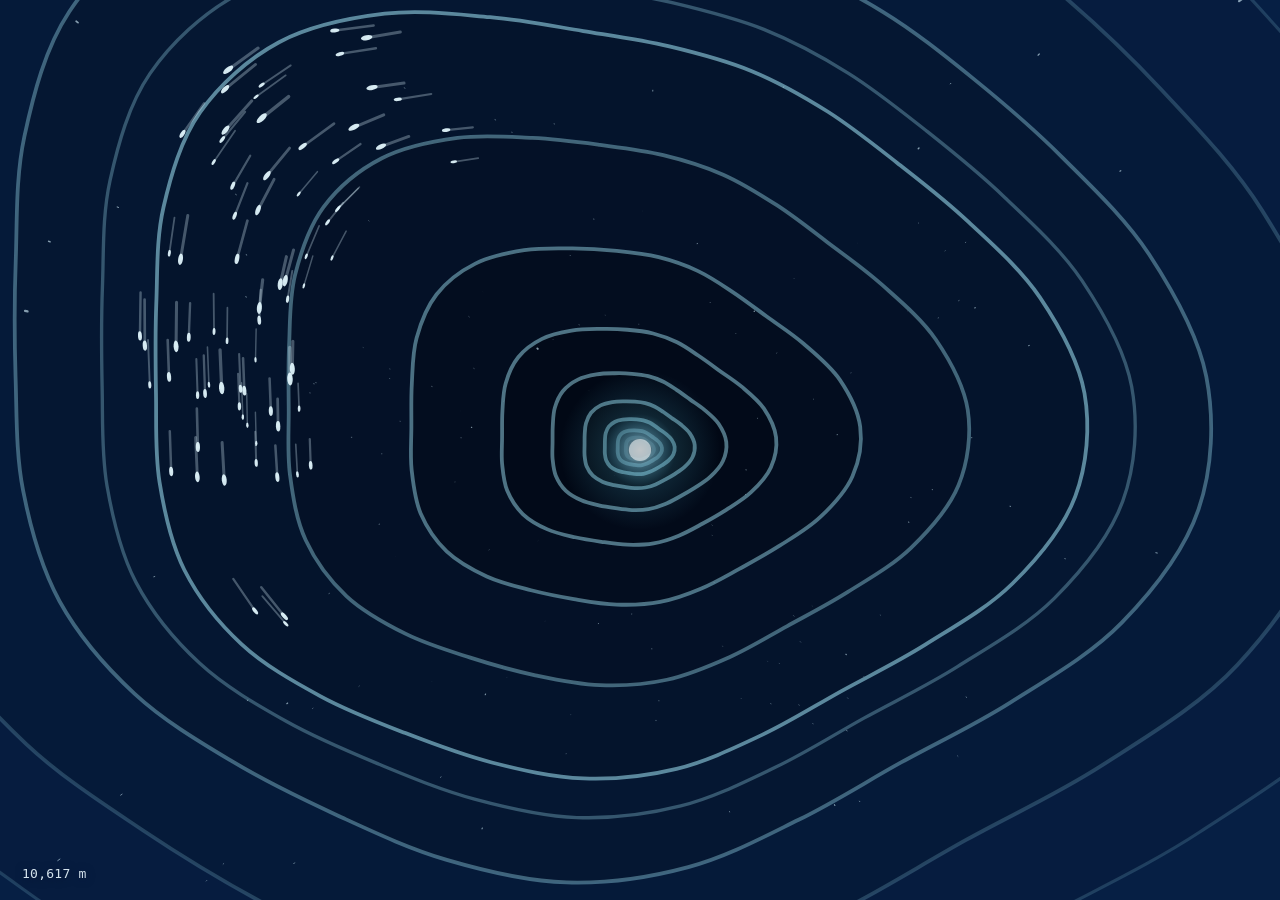
<file: benthic/static/intro.html>
<!DOCTYPE html>
<html lang="en">
<head>
<meta charset="utf-8">
<meta name="viewport" content="width=device-width, initial-scale=1">
<title>Benthic</title>
<style>
  html, body { margin: 0; height: 100%; overflow: hidden; background: transparent; }
  body { cursor: default; -webkit-user-select: none; user-select: none; font: 13px/1.3 -apple-system, BlinkMacSystemFont, "SF Pro Text", "Helvetica Neue", sans-serif; }
  canvas { position: fixed; inset: 0; width: 100%; height: 100%; display: block; transition: opacity .3s ease; }
  .hud { position: fixed; left: 22px; bottom: 20px; display: grid; gap: 5px; pointer-events: none; }
  .depth { font: 500 13px/1 ui-monospace, "SF Mono", Menlo, monospace; color: rgba(234, 248, 255, .9); font-variant-numeric: tabular-nums; letter-spacing: .02em; text-shadow: 0 1px 8px rgba(0, 20, 60, .6); }
  .status { color: rgba(190, 225, 255, .82); opacity: 0; transition: opacity .4s ease; }
  .status.on { opacity: 1; }
</style>
</head>
<body>
<canvas id="cv" aria-hidden="true"></canvas>
<div class="hud" id="hud" aria-hidden="true"><span class="status" id="status"></span><span class="depth" id="depth">0 m</span></div>
<script>
(() => {
"use strict";
// Intro der App, über dem Hauptfenster, solange das Backend startet: Abstieg von der Oberfläche an einem
// Fischschwarm vorbei bis zum leuchtenden tiefsten Punkt. Über dem Meeresgrund wartet die Szene (mit
// Sonar-Pings), bis die App meldet, dass die Oberfläche geladen ist (benthicIntro.ready). Dann flutet das
// Licht das Bild, das Bild wird zum App-Symbol und landet auf dem Zeichen in der Seitenleiste; der
// Hintergrund wird dabei durchsichtig und gibt die Oberfläche frei. Am Ende meldet die Seite "done".
// Jedes Bild ist aus den sechs Tiefenlinien von AppIcon.svg gezeichnet; Vorlage ist
// design-2026/motion/benthic-motion-study.html (wie das Intro der Website). Escape überspringt.

// Offene Entscheidungen:
const FIRST_LAUNCH = "full";     // erster Start: "full" der ganze Abstieg, "none" kein Intro
const LATER_LAUNCHES = "short";  // jeder weitere Start: "short" ab dem Meeresgrund und etwas schneller, "none" kein Intro
const SOUND = "always";          // "always" bei jedem Intro, "first" nur beim ersten Start, "never"
const SHORT_SPEED = 1.35;        // Tempo der kurzen Fassung

const cfg = window.benthicIntroConfig || {};
const first = !!cfg.first, lang = cfg.lang === "de" ? "de" : "en";
const post = (msg) => { try { window.webkit.messageHandlers.benthicIntro.postMessage(msg); } catch (e) {} };
const version = first ? (FIRST_LAUNCH === "full" ? "full" : null) : (LATER_LAUNCHES === "short" ? "short" : null);
if (!version || matchMedia("(prefers-reduced-motion: reduce)").matches) {
  document.body.style.display = "none";
  post({ action: "done", tail: 0 });
  return;
}
const speed = version === "short" ? SHORT_SPEED : 1;
const wantSound = SOUND === "always" || (SOUND === "first" && first);

// Die sechs Tiefenlinien von AppIcon.svg, von außen nach innen, in Kachel-Einheiten (1 = 824 pt) um den tiefsten Punkt.
const RAW = [[0.5029,-0.0655,0.5109,-0.0275,0.5119,0.0162,0.5013,0.0535,0.4906,0.0907,0.4655,0.1281,0.4388,0.1579,0.412,0.1877,0.3738,0.2109,0.3407,0.2325,0.3077,0.2541,0.2729,0.2696,0.2406,0.2876,0.2083,0.3056,0.1793,0.3239,0.147,0.3405,0.1147,0.3572,0.0823,0.3766,0.0468,0.3874,0.0114,0.3983,-0.0282,0.4063,-0.0655,0.4057,-0.1028,0.405,-0.1421,0.3954,-0.1769,0.3834,-0.2118,0.3715,-0.2439,0.3519,-0.2747,0.3341,-0.3056,0.3163,-0.3338,0.2969,-0.3622,0.2767,-0.3905,0.2564,-0.4197,0.2368,-0.445,0.2128,-0.4702,0.1889,-0.4957,0.1624,-0.5138,0.1331,-0.5319,0.1038,-0.5449,0.07,-0.5535,0.0369,-0.5621,0.0038,-0.5634,-0.0309,-0.5655,-0.0655,-0.5675,-0.1001,-0.5671,-0.1343,-0.5658,-0.1706,-0.5645,-0.2069,-0.5653,-0.2455,-0.5575,-0.2835,-0.5498,-0.3215,-0.5403,-0.3644,-0.5193,-0.3985,-0.4983,-0.4325,-0.4672,-0.4668,-0.4317,-0.488,-0.3962,-0.5091,-0.3487,-0.521,-0.3063,-0.5255,-0.2639,-0.5301,-0.2172,-0.5216,-0.1771,-0.5152,-0.137,-0.5088,-0.1006,-0.4958,-0.0655,-0.4872,-0.0305,-0.4786,0.0006,-0.4715,0.0332,-0.4635,0.0658,-0.4555,0.0984,-0.45,0.1301,-0.4392,0.1617,-0.4284,0.1938,-0.4154,0.2232,-0.3986,0.2525,-0.3818,0.2796,-0.3607,0.3061,-0.3382,0.3325,-0.3157,0.3573,-0.291,0.3818,-0.2637,0.4063,-0.2364,0.4329,-0.2075,0.4531,-0.1744,0.4733,-0.1414,0.4948,-0.1035,0.5029,-0.0655],[0.419,-0.0546,0.4254,-0.0231,0.4249,0.0134,0.415,0.044,0.4051,0.0746,0.3826,0.1048,0.3596,0.1289,0.3367,0.1531,0.3047,0.1714,0.2773,0.1889,0.2499,0.2064,0.2218,0.2191,0.1954,0.2338,0.169,0.2484,0.1453,0.2636,0.1189,0.2768,0.0924,0.2901,0.0656,0.3052,0.0367,0.3134,0.0078,0.3216,-0.0244,0.3269,-0.0546,0.3261,-0.0848,0.3253,-0.1162,0.3175,-0.1447,0.3086,-0.1733,0.2996,-0.1998,0.2857,-0.2259,0.2726,-0.252,0.2595,-0.277,0.2458,-0.3015,0.2302,-0.326,0.2146,-0.3517,0.1988,-0.373,0.179,-0.3943,0.1592,-0.415,0.1362,-0.4293,0.1114,-0.4435,0.0866,-0.4523,0.0578,-0.4583,0.0302,-0.4643,0.0025,-0.4641,-0.0261,-0.4653,-0.0546,-0.4664,-0.0831,-0.4664,-0.111,-0.4653,-0.1408,-0.4642,-0.1707,-0.4654,-0.2026,-0.4589,-0.2337,-0.4524,-0.2648,-0.444,-0.2999,-0.4263,-0.3273,-0.4087,-0.3548,-0.3822,-0.3818,-0.3527,-0.3986,-0.3233,-0.4153,-0.2845,-0.424,-0.2499,-0.4277,-0.2153,-0.4314,-0.178,-0.425,-0.1454,-0.4206,-0.1129,-0.4162,-0.0833,-0.4073,-0.0546,-0.4011,-0.0259,-0.395,0.0002,-0.3902,0.0271,-0.3838,0.0539,-0.3773,0.0808,-0.372,0.1066,-0.3626,0.1323,-0.3531,0.1578,-0.3413,0.1816,-0.3271,0.2053,-0.3129,0.227,-0.2956,0.249,-0.2774,0.2711,-0.2592,0.2926,-0.2399,0.3139,-0.2179,0.3351,-0.1958,0.3591,-0.1724,0.3767,-0.1452,0.3942,-0.118,0.4127,-0.0861,0.419,-0.0546],[0.3386,-0.0437,0.3433,-0.0183,0.3416,0.011,0.3328,0.0354,0.3241,0.0597,0.3049,0.0834,0.286,0.1024,0.2671,0.1214,0.2414,0.1356,0.2195,0.1494,0.1976,0.1632,0.1756,0.1735,0.1546,0.1851,0.1337,0.1967,0.1149,0.2088,0.0938,0.219,0.0727,0.2292,0.0512,0.2403,0.0282,0.2462,0.0053,0.2521,-0.0199,0.2553,-0.0437,0.2545,-0.0675,0.2537,-0.0917,0.2478,-0.1144,0.2415,-0.1372,0.2352,-0.1585,0.2259,-0.18,0.2168,-0.2015,0.2076,-0.2229,0.1984,-0.2434,0.1867,-0.2639,0.175,-0.2857,0.1625,-0.303,0.1465,-0.3203,0.1305,-0.3364,0.1111,-0.3472,0.0908,-0.3579,0.0704,-0.3636,0.0467,-0.3676,0.0243,-0.3716,0.0019,-0.3706,-0.0209,-0.3712,-0.0437,-0.3717,-0.0665,-0.3719,-0.0886,-0.371,-0.1124,-0.3701,-0.1362,-0.3712,-0.1618,-0.3658,-0.1864,-0.3604,-0.211,-0.3531,-0.2386,-0.3386,-0.26,-0.324,-0.2814,-0.3022,-0.302,-0.2787,-0.3148,-0.2551,-0.3276,-0.2244,-0.3339,-0.1972,-0.337,-0.17,-0.34,-0.1411,-0.3358,-0.1155,-0.3331,-0.0899,-0.3304,-0.0666,-0.3248,-0.0437,-0.3207,-0.0208,-0.3166,0.0005,-0.3134,0.022,-0.3083,0.0434,-0.3032,0.065,-0.2981,0.0853,-0.2901,0.1056,-0.2821,0.1252,-0.2717,0.1439,-0.2601,0.1626,-0.2485,0.1795,-0.2348,0.1974,-0.2206,0.2153,-0.2063,0.2334,-0.1917,0.2512,-0.1744,0.2691,-0.1571,0.2897,-0.1385,0.3043,-0.1168,0.3188,-0.095,0.3338,-0.069,0.3386,-0.0437],[0.2593,-0.0328,0.2625,-0.0134,0.2602,0.0089,0.253,0.0272,0.2458,0.0456,0.2304,0.0632,0.2158,0.0774,0.2012,0.0916,0.1819,0.1022,0.1654,0.1126,0.1488,0.123,0.1325,0.131,0.1167,0.1397,0.101,0.1484,0.0866,0.1575,0.0707,0.1649,0.0547,0.1722,0.0382,0.1798,0.021,0.1838,0.0037,0.1878,-0.015,0.1894,-0.0328,0.1887,-0.0505,0.1881,-0.0683,0.184,-0.0855,0.18,-0.1027,0.1759,-0.1192,0.1704,-0.136,0.1644,-0.1528,0.1585,-0.1701,0.1527,-0.1862,0.1443,-0.2024,0.1359,-0.2197,0.1264,-0.2329,0.1141,-0.2462,0.1018,-0.258,0.0863,-0.2657,0.0704,-0.2734,0.0546,-0.2767,0.0362,-0.2792,0.019,-0.2817,0.0018,-0.2805,-0.0155,-0.2807,-0.0328,-0.2809,-0.0501,-0.2812,-0.0668,-0.2805,-0.0848,-0.2797,-0.1028,-0.2805,-0.1222,-0.2761,-0.1406,-0.2717,-0.159,-0.2656,-0.1795,-0.2542,-0.1953,-0.2429,-0.211,-0.226,-0.2257,-0.2081,-0.2351,-0.1903,-0.2444,-0.1674,-0.2489,-0.1472,-0.2514,-0.127,-0.2539,-0.1058,-0.2515,-0.0867,-0.2502,-0.0676,-0.2488,-0.0501,-0.2459,-0.0328,-0.2434,-0.0154,-0.2408,0.001,-0.2388,0.0174,-0.2349,0.0337,-0.231,0.05,-0.2264,0.0652,-0.22,0.0804,-0.2135,0.0947,-0.2049,0.1087,-0.196,0.1227,-0.187,0.1353,-0.1769,0.1491,-0.1662,0.1629,-0.1556,0.1775,-0.1451,0.1915,-0.1321,0.2056,-0.1192,0.2222,-0.1052,0.2335,-0.0887,0.2448,-0.0721,0.256,-0.0521,0.2593,-0.0328],[0.1848,-0.0218,0.1867,-0.0082,0.1844,0.0075,0.1789,0.0203,0.1734,0.0331,0.1623,0.0452,0.1519,0.0551,0.1415,0.065,0.1281,0.0725,0.1166,0.0798,0.1051,0.0871,0.0939,0.0929,0.0829,0.099,0.0718,0.105,0.0617,0.1113,0.0504,0.1162,0.0392,0.1211,0.0274,0.1258,0.0154,0.1282,0.0033,0.1307,-0.0095,0.1313,-0.0218,0.1308,-0.0342,0.1304,-0.0463,0.1279,-0.0584,0.1256,-0.0705,0.1233,-0.0823,0.1205,-0.0945,0.117,-0.1067,0.1134,-0.1196,0.1101,-0.1314,0.1045,-0.1431,0.0989,-0.1558,0.0921,-0.1651,0.0833,-0.1745,0.0745,-0.1825,0.063,-0.1876,0.0516,-0.1927,0.0401,-0.1943,0.0269,-0.1958,0.0147,-0.1972,0.0024,-0.1962,-0.0097,-0.1962,-0.0218,-0.1962,-0.034,-0.1966,-0.0458,-0.1959,-0.0584,-0.1953,-0.071,-0.1956,-0.0846,-0.1923,-0.0974,-0.1889,-0.1101,-0.1841,-0.1241,-0.1759,-0.1348,-0.1677,-0.1456,-0.1555,-0.1553,-0.143,-0.1616,-0.1305,-0.168,-0.1149,-0.171,-0.101,-0.173,-0.0871,-0.175,-0.0727,-0.1741,-0.0595,-0.1737,-0.0463,-0.1733,-0.0341,-0.1721,-0.0218,-0.1707,-0.0096,-0.1693,0.0022,-0.1681,0.0137,-0.1652,0.0252,-0.1624,0.0367,-0.1587,0.0473,-0.1538,0.0578,-0.149,0.0675,-0.1426,0.0773,-0.1362,0.087,-0.1298,0.0958,-0.1228,0.1057,-0.1154,0.1156,-0.1081,0.1264,-0.101,0.1366,-0.0921,0.1469,-0.0831,0.159,-0.0732,0.1671,-0.0615,0.1751,-0.0498,0.1828,-0.0355,0.1848,-0.0218],[0.1171,-0.0109,0.1181,-0.0025,0.1162,0.0072,0.1126,0.015,0.1091,0.0229,0.1021,0.0302,0.0956,0.0363,0.0892,0.0424,0.0812,0.047,0.0742,0.0515,0.0671,0.056,0.0604,0.0598,0.0536,0.0635,0.0468,0.0672,0.0404,0.0709,0.0334,0.0737,0.0264,0.0766,0.0191,0.0791,0.0117,0.0803,0.0043,0.0816,-0.0034,0.0817,-0.0109,0.0815,-0.0184,0.0813,-0.0257,0.0801,-0.0332,0.079,-0.0407,0.0779,-0.0482,0.0768,-0.0559,0.0751,-0.0637,0.0733,-0.0721,0.0716,-0.0796,0.0683,-0.0871,0.065,-0.0951,0.0606,-0.1009,0.0551,-0.1067,0.0495,-0.1113,0.0421,-0.1143,0.0349,-0.1173,0.0276,-0.1179,0.0193,-0.1187,0.0117,-0.1194,0.0041,-0.1187,-0.0034,-0.1187,-0.0109,-0.1186,-0.0185,-0.1189,-0.0258,-0.1184,-0.0335,-0.1179,-0.0412,-0.1179,-0.0496,-0.1156,-0.0573,-0.1134,-0.065,-0.11,-0.0734,-0.1048,-0.0798,-0.0996,-0.0862,-0.092,-0.0918,-0.0843,-0.0956,-0.0767,-0.0994,-0.0674,-0.1013,-0.059,-0.1027,-0.0506,-0.1042,-0.0421,-0.1041,-0.0341,-0.1042,-0.0261,-0.1044,-0.0185,-0.1042,-0.0109,-0.1035,-0.0034,-0.1029,0.0041,-0.1021,0.0113,-0.1003,0.0184,-0.0985,0.0254,-0.0959,0.0319,-0.0927,0.0384,-0.0895,0.0441,-0.0853,0.0501,-0.0813,0.0561,-0.0773,0.0616,-0.0732,0.0678,-0.0687,0.074,-0.0642,0.081,-0.06,0.0875,-0.0545,0.094,-0.049,0.1017,-0.0429,0.1067,-0.0356,0.1116,-0.0283,0.1161,-0.0194,0.1171,-0.0109]].map((a) => Float32Array.from(a));
const NP = 170;
const TC = [-0.050971, -0.075243];    // Mitte der Kachel, vom tiefsten Punkt aus
const TILE_R = 0.225728;              // Eckenradius 186 / 824
const TL = -0.550971, TT = -0.575243; // linke und obere Kante der Kachel
const MARK = 60 / 64;                 // Anteil der Kachel am Zeichen in der Seitenleiste (favicon.svg: 60 von 64)
const DEPTH_M = 10935;
const PIXELS = 4.6e6;                 // höchstens so viele Bildpunkte je Bild

const clamp01 = (x) => (x < 0 ? 0 : x > 1 ? 1 : x);
const lerp = (a, b, t) => a + (b - a) * t;
const smooth = (x) => { x = clamp01(x); return x * x * (3 - 2 * x); };
const eOut = (x) => 1 - Math.pow(1 - clamp01(x), 3);
const eInOut = (x) => { x = clamp01(x); return x < .5 ? 4 * x * x * x : 1 - Math.pow(-2 * x + 2, 3) / 2; };
const rng = (seed) => { let s = seed >>> 0; return () => (s = (s * 1664525 + 1013904223) >>> 0) / 4294967296; };
const hx = (h) => [parseInt(h.slice(1, 3), 16), parseInt(h.slice(3, 5), 16), parseInt(h.slice(5, 7), 16)];
const mixc = (a, b, t) => [a[0] + (b[0] - a[0]) * t, a[1] + (b[1] - a[1]) * t, a[2] + (b[2] - a[2]) * t];
const rgba = (c, a = 1) => `rgba(${c[0] | 0},${c[1] | 0},${c[2] | 0},${a})`;
const ramp = (stops) => {
  const s = stops.map(([p, h]) => [p, hx(h)]);
  return (x) => {
    if (x <= s[0][0]) return s[0][1];
    for (let i = 1; i < s.length; i++) if (x <= s[i][0]) return mixc(s[i - 1][1], s[i][1], (x - s[i - 1][0]) / (s[i][0] - s[i - 1][0]));
    return s[s.length - 1][1];
  };
};
const WATER = ramp([[0, "#3CC2EE"], [.12, "#22A0DC"], [.3, "#1470B4"], [.5, "#0B4585"], [.7, "#062654"], [.86, "#03132E"], [1, "#020A19"]]);
const RING_LIT = ramp([[-4, "#3FBDEA"], [-2, "#2CA7E0"], [-1, "#2399D8"], [0, "#1C8FCF"], [1, "#1472B9"], [2, "#0D5AA0"], [3, "#094385"], [4, "#062F69"], [5, "#041F4D"], [7, "#021333"], [10, "#010A1E"]]);
const RING_DARK = ramp([[-6, "#082753"], [-2, "#072148"], [0, "#061C3D"], [2, "#051630"], [4, "#041025"], [5, "#030C1C"], [8, "#01060F"]]);
const LINE = hx("#A8EEFF");

// Tiefenlinie auf einer stetigen Stufe u: 0 bis 5 liegt zwischen den Linien des Symbols, darüber hinaus wächst oder schrumpft sie weiter.
const P = new Float32Array(NP);
function ringAt(u) {
  if (u <= 0) { const k = Math.pow(1.2, -u), a = RAW[0]; for (let i = 0; i < NP; i++) P[i] = a[i] * k; }
  else if (u >= 5) { const k = Math.pow(.634, u - 5), a = RAW[5]; for (let i = 0; i < NP; i++) P[i] = a[i] * k; }
  else { const j = Math.floor(u), f = u - j, a = RAW[j], b = RAW[j + 1]; for (let i = 0; i < NP; i++) P[i] = a[i] + (b[i] - a[i]) * f; }
  return P;
}
function trace(c, p, ox, oy, s) {
  c.beginPath();
  c.moveTo(ox + p[0] * s, oy + p[1] * s);
  for (let i = 2; i < NP; i += 6) c.bezierCurveTo(ox + p[i] * s, oy + p[i + 1] * s, ox + p[i + 2] * s, oy + p[i + 3] * s, ox + p[i + 4] * s, oy + p[i + 5] * s);
  c.closePath();
}
function rrect(c, x, y, w, h, r) {
  c.beginPath();
  c.moveTo(x + r, y); c.arcTo(x + w, y, x + w, y + h, r); c.arcTo(x + w, y + h, x, y + h, r);
  c.arcTo(x, y + h, x, y, r); c.arcTo(x, y, x + w, y, r); c.closePath();
}
// Radius einer Tiefenlinie je Winkel, für die Fische, die an ihr entlang schwimmen.
function polar(arr, bins = 180) {
  const r = new Float32Array(bins);
  let x0 = arr[0], y0 = arr[1];
  for (let i = 2; i < NP; i += 6) {
    const x1 = arr[i], y1 = arr[i + 1], x2 = arr[i + 2], y2 = arr[i + 3], x3 = arr[i + 4], y3 = arr[i + 5];
    for (let k = 0; k <= 12; k++) {
      const t = k / 12, m = 1 - t;
      const x = m * m * m * x0 + 3 * m * m * t * x1 + 3 * m * t * t * x2 + t * t * t * x3;
      const y = m * m * m * y0 + 3 * m * m * t * y1 + 3 * m * t * t * y2 + t * t * t * y3;
      const b = Math.floor(((Math.atan2(y, x) / (2 * Math.PI)) + 1) % 1 * bins) % bins;
      r[b] = Math.max(r[b], Math.hypot(x, y));
    }
    x0 = x3; y0 = y3;
  }
  for (let pass = 0; pass < 4; pass++) for (let b = 0; b < bins; b++) if (!r[b]) r[b] = r[(b + bins - 1) % bins] || r[(b + 1) % bins];
  return (th) => { const f = (((th / (2 * Math.PI)) % 1) + 1) % 1 * bins, i = Math.floor(f) % bins, w = f - Math.floor(f); return r[i] * (1 - w) + r[(i + 1) % bins] * w; };
}
const R3 = polar(RAW[3]);

// ── Zeitplan ── Sekunden der Szene: Oberfläche, Abstieg, Meeresgrund (hier wartet sie offen), Licht, Symbol, Landung.
const FS0 = 3.4, FS1 = .38, SETTLE = .6;
const T = { descent: .7, seafloor: 2.3, hold0: 3.3, start: version === "short" ? 2.85 : 0 };
T.fa = T.seafloor - .4;
T.Fh = FS1 * (T.hold0 - T.fa) + (FS0 - FS1) * (T.hold0 - T.fa) / 3;
// Solange die App nicht bereit ist, liegt das Licht in unendlicher Ferne; ready() legt es fest.
function setIgnite(ign) {
  Object.assign(T, { ignite: ign, iconStart: ign + .6, iconSet: ign + 1.45, rest: ign + 1.8, welcome: ign + 2.4, end: ign + 2.75 });
  T.Fi = T.Fh + FS1 * (ign - T.hold0);
  T.target = isFinite(ign) ? Math.ceil(T.Fi + .4 * FS1 * SETTLE) : 0;
  T.pings = [];
  const until = isFinite(ign) ? ign - .2 : T.hold0 + 90;
  for (let tp = T.seafloor - .1; tp < until; tp += .8) T.pings.push(tp);
}
setIgnite(Infinity);
function flow(t) {
  const a = T.fa, h = T.hold0;
  if (t < a) return FS0 * (t - a);
  if (t < h) { const p = (t - a) / (h - a); return FS1 * (t - a) + (FS0 - FS1) * (h - a) * (1 - Math.pow(1 - p, 3)) / 3; }
  if (t < T.ignite) return T.Fh + FS1 * (t - h);
  const p = clamp01((t - T.ignite) / SETTLE), p2 = p * p, p3 = p2 * p;
  return (2 * p3 - 3 * p2 + 1) * T.Fi + (p3 - 2 * p2 + p) * SETTLE * FS1 + (-2 * p3 + 3 * p2) * T.target;
}
const creep = (t) => .955 + .03 * (1 - Math.exp(-Math.max(0, t - T.hold0) / 1.6));
function depth(t) {
  if (t <= T.descent) return .015 * smooth(t / T.descent);
  if (t <= T.hold0) { const p = (t - T.descent) / (T.hold0 - T.descent); return .015 + .94 * (1 - Math.cos(Math.PI * Math.pow(p, .75))) / 2; }
  if (t <= T.ignite) return creep(t);
  return lerp(creep(T.ignite), 1, eOut((t - T.ignite) / .5));
}
const vis = (t) => smooth((t - (T.seafloor - .45)) / .9);
const litAmt = (t) => smooth((t - T.ignite) / .5);

// ── Bühne ──
const cv = document.getElementById("cv"), ctx = cv.getContext("2d");
const lit = document.createElement("canvas"), lctx = lit.getContext("2d");
if (!ctx || !lctx) { post({ action: "done", tail: 0 }); return; }
let W = 1, H = 1, DPR = 1, S0 = 1, U = 1;
const slots = { head: null, centre: null };
let target = null;   // Zeichen in der Seitenleiste, aus der Oberfläche gemessen: {x, y, w, h}

function covers(S) {
  const ox = W / 2, oy = H / 2, x = ox + TL * S, y = oy + TT * S, r = TILE_R * S;
  if (x > 0 || y > 0 || x + S < W || y + S < H) return false;
  const corners = [[0, 0, x + r, y + r], [W, 0, x + S - r, y + r], [0, H, x + r, y + S - r], [W, H, x + S - r, y + S - r]];
  return corners.every(([px, py, cx, cy]) => {
    const inX = px < x + r || px > x + S - r, inY = py < y + r || py > y + S - r;
    return !(inX && inY) || Math.hypot(px - cx, py - cy) <= r;
  });
}
function layout() {
  W = Math.max(1, innerWidth); H = Math.max(1, innerHeight);
  DPR = Math.min(2, window.devicePixelRatio || 1, Math.sqrt(PIXELS / (W * H)));
  for (const c of [cv, lit]) { c.width = Math.round(W * DPR); c.height = Math.round(H * DPR); }
  U = Math.min(W, H);
  S0 = Math.max(W / (2 * .449), H / (2 * .4247)) * 1.02;
  while (!covers(S0)) S0 *= 1.025;
  slots.centre = { x: W / 2, y: H / 2, s: Math.max(72, Math.min(150, U * .22)) };
  slots.head = target && target.w > 4 ? { x: target.x + target.w / 2, y: target.y + target.h / 2, s: target.w * MARK } : null;
  initFish();
}
function view(t) {
  let S = S0, tcx = W / 2 + TC[0] * S0, tcy = H / 2 + TC[1] * S0, clip = false, shadow = 0, shrink = 0;
  if (t > T.iconStart) {
    clip = true;
    const p = eInOut((t - T.iconStart) / (T.iconSet - T.iconStart)), tg = slots.centre;
    S = Math.exp(lerp(Math.log(S0), Math.log(tg.s), p));
    tcx = lerp(tcx, tg.x, p); tcy = lerp(tcy, tg.y, p);
    shadow = shrink = p;
    if (slots.head && t > T.rest) {
      const g = eInOut((t - T.rest) / (T.welcome - T.rest)), hd = slots.head;
      S = Math.exp(lerp(Math.log(tg.s), Math.log(hd.s), g));
      tcx = lerp(tg.x, hd.x, g); tcy = lerp(tg.y, hd.y, g);
      shadow = 1 - g;
    }
  }
  return { S, ox: tcx - TC[0] * S, oy: tcy - TC[1] * S, tcx, tcy, clip, shadow, shrink };
}

// --- particles
const SNOW = [], BUB = [], RAYS = [];
{
  const r = rng(7);
  for (let i = 0; i < 210; i++) SNOW.push({ x: (r() * 2 - 1) * 1.5, y: (r() * 2 - 1) * 1.5, z0: r() * 4, s: .5 + r() * 1.3 });
  for (let i = 0; i < 34; i++) BUB.push({ x: (r() * 2 - 1) * .55, y: (r() * 2 - 1) * .5, z0: .45 + r() * 1.9, r: 2.2 + r() * 5, p: r() * 6.28 });
  for (let i = 0; i < 15; i++) RAYS.push({ a: (i / 15) * Math.PI * 2 + r() * .3, w: .025 + r() * .05, k: .5 + r() * .5, p: r() * 6.28 });
}
let FISH = [];
const PASS = [[-.14, .86], [.34, 1.12], [1.02, .64], [.72, .2]];
const TP = 1.15, TPD = 1.45, TM = TP + 1.1;
let MILL0 = 0, Q = [];
function initFish() {
  const r = rng(42), g = () => (r() + r() + r() - 1.5) / 1.5;
  FISH = [];
  for (let i = 0; i < 74; i++) FISH.push({ lag: r() * .5, off: g() * .05, wig: r() * 6.28, r: 1.05 + r() * 1.5, om: .85 + r() * .35, sc: .74 + r() * .42, th: g() * .5, sv: .55 + r() * .9, sw: (r() - .5) * .7 });
  MILL0 = Math.atan2((PASS[3][1] - .5) * H, (PASS[3][0] - .5) * W);
  Q = PASS.map(([a, b]) => [a * W, b * H]);
}
function fishXY(f, t, out) {
  const tau = (t - TP - f.lag) / TPD;
  const q = Q;
  let x, y, tx, ty;
  if (tau < 0) { x = q[0][0] + 3 * (q[1][0] - q[0][0]) * tau; y = q[0][1] + 3 * (q[1][1] - q[0][1]) * tau; tx = q[1][0] - q[0][0]; ty = q[1][1] - q[0][1]; }
  else if (tau > 1) { x = q[3][0] + 3 * (q[3][0] - q[2][0]) * (tau - 1); y = q[3][1] + 3 * (q[3][1] - q[2][1]) * (tau - 1); tx = q[3][0] - q[2][0]; ty = q[3][1] - q[2][1]; }
  else {
    const m = 1 - tau, a = m * m * m, b = 3 * m * m * tau, c = 3 * m * tau * tau, d = tau * tau * tau;
    x = a * q[0][0] + b * q[1][0] + c * q[2][0] + d * q[3][0];
    y = a * q[0][1] + b * q[1][1] + c * q[2][1] + d * q[3][1];
    tx = 3 * m * m * (q[1][0] - q[0][0]) + 6 * m * tau * (q[2][0] - q[1][0]) + 3 * tau * tau * (q[3][0] - q[2][0]);
    ty = 3 * m * m * (q[1][1] - q[0][1]) + 6 * m * tau * (q[2][1] - q[1][1]) + 3 * tau * tau * (q[3][1] - q[2][1]);
  }
  const tl = Math.hypot(tx, ty) || 1, nx = -ty / tl, ny = tx / tl;
  const lat = f.off * U + Math.sin(t * 7.5 + f.wig) * .004 * U;
  x += nx * lat; y += ny * lat;
  const cx = W / 2, cy = H / 2;
  const th = MILL0 + f.th + f.lag * 1.3 - f.om * (t - TM);
  const rr = R3(th) * S0 * f.sc;
  let mx = cx + Math.cos(th) * rr, my = cy + Math.sin(th) * rr;
  const s = t - T.ignite;
  if (s > 0) {
    const dx = mx - cx, dy = my - cy, dl = Math.hypot(dx, dy) || 1, cs = Math.cos(f.sw), sn = Math.sin(f.sw);
    const dist = (f.sv * s + 2.4 * s * s) * U;
    mx += (dx * cs - dy * sn) / dl * dist; my += (dx * sn + dy * cs) / dl * dist;
  }
  const w = smooth((t - TM - f.lag * .5) / .9);
  out[0] = lerp(x, mx, w); out[1] = lerp(y, my, w);
}

// --- drawing
function drawRays(c, t, d, ox, oy) {
  const ra = 1 - smooth((d - .05) / .36);
  if (ra <= 0) return;
  const R = Math.hypot(W, H) * 1.1;
  const g = c.createRadialGradient(ox, oy, R * .04, ox, oy, R);
  g.addColorStop(0, "rgba(212,246,255,0)"); g.addColorStop(.3, "rgba(212,246,255,.07)"); g.addColorStop(1, "rgba(212,246,255,.2)");
  c.save(); c.globalCompositeOperation = "lighter"; c.fillStyle = g;
  for (const r of RAYS) {
    const a = r.a + Math.sin(t * .35 + r.p) * .05, w = r.w * (.75 + .25 * Math.sin(t * 1.6 + r.p * 3));
    c.globalAlpha = ra * r.k * (.7 + .3 * Math.sin(t * 2.1 + r.p));
    c.beginPath(); c.moveTo(ox, oy); c.arc(ox, oy, R, a - w, a + w); c.closePath(); c.fill();
  }
  c.restore();
}
function litBg(c, ox, oy, S) {
  const g = c.createLinearGradient(0, oy + TT * S, 0, oy + (TT + 1) * S);
  g.addColorStop(0, "#3CC2EE"); g.addColorStop(.5, "#1F95D6"); g.addColorStop(1, "#1679BF");
  c.fillStyle = g; c.fillRect(0, 0, W, H);
  const sx = ox - .050971 * S, sy = oy - .623786 * S, sr = .849515 * S;
  const s = c.createRadialGradient(sx, sy, 0, sx, sy, sr);
  s.addColorStop(0, "rgba(212,246,255,.8)"); s.addColorStop(.5, "rgba(127,214,245,.152)"); s.addColorStop(1, "rgba(127,214,245,0)");
  c.fillStyle = s; c.fillRect(0, 0, W, H);
}
function pingBoost(u, t) {
  let b = 0;
  for (const tp of T.pings) {
    const age = t - tp; if (age < 0 || age > 1.7) continue;
    const up = 6.8 - age * 6.5; b += Math.exp(-((u - up) * (u - up)) / .3) * (1 - age / 1.7);
  }
  return b;
}
function drawBase(c, L, st, t, d) {
  const { S, ox, oy } = st;
  if (!L) {
    const g = c.createRadialGradient(ox, oy, 0, ox, oy, Math.hypot(W, H) * .72);
    g.addColorStop(0, rgba(WATER(Math.min(1, d + .17)))); g.addColorStop(1, rgba(WATER(d)));
    c.fillStyle = g; c.fillRect(0, 0, W, H);
    drawRays(c, t, d, ox, oy);
  } else litBg(c, ox, oy, S);
  const V = vis(t);
  if (V <= 0) return;
  const F = flow(t), sp = clamp01((t - T.ignite) / SETTLE), settled = t >= T.ignite;
  const k0 = Math.ceil(F - 6.5), k1 = Math.floor(F + 12);
  c.strokeStyle = rgba(LINE);
  for (let k = k0; k <= k1; k++) {
    const u = k - F;
    let a = V;
    if (settled) { const j = k - T.target; if (j < 0 || j > 5) a *= 1 - sp; }
    if (u > 8) a *= 1 - smooth((u - 8) / 4);
    if (a <= .003) continue;
    trace(c, ringAt(u), ox, oy, S);
    c.globalAlpha = a; c.fillStyle = rgba(L ? RING_LIT(u) : RING_DARK(u)); c.fill();
    const ui = Math.max(0, Math.min(5, u));
    const sa = (L ? lerp(.42, .82, ui / 5) : lerp(.16, .46, ui / 5)) + pingBoost(u, t) * (L ? .2 : .6);
    c.globalAlpha = a * Math.min(1, sa);
    c.lineWidth = Math.max(.8, S * (u <= .5 ? 5 : 6) / 824 * (L ? lerp(.42, 1, st.shrink) : .34));
    c.stroke();
  }
  // the ping itself, a thin contour running outwards
  for (const tp of T.pings) {
    const age = t - tp; if (age < 0 || age > 1.7) continue;
    trace(c, ringAt(6.8 - age * 6.5), ox, oy, S);
    c.globalAlpha = V * .5 * (1 - age / 1.7) * (1 - litAmt(t)); c.lineWidth = Math.max(1, S * .0022); c.stroke();
  }
  c.globalAlpha = 1;
}
function drawSnow(c, t, d, st, pf) {
  const camZ = d * 7 + t * .05, camP = depth(Math.max(0, t - .03)) * 7 + (t - .03) * .05;
  const ox = st.ox, oy = st.oy, R = Math.max(W, H) * .5, k = R / 560;
  const base = lerp(.3, .62, smooth(d / .5)) + .35 * Math.exp(-Math.max(0, t - T.ignite) * 3) * (t > T.ignite ? 1 : 0);
  c.strokeStyle = "#D8F4FF"; c.lineCap = "round";
  for (const p of SNOW) {
    const z = .22 + (((p.z0 - camZ) % 4) + 4) % 4, zp = .22 + (((p.z0 - camP) % 4) + 4) % 4;
    const sx = ox + p.x * R / z, sy = oy + p.y * R / z;
    if (sx < -20 || sy < -20 || sx > W + 20 || sy > H + 20) continue;
    const a = smooth((z - .22) / .35) * (1 - smooth((z - 2.7) / 1.3)) * base * pf;
    if (a <= .01) continue;
    c.globalAlpha = a; c.lineWidth = Math.max(.6, p.s * k / z);
    c.beginPath();
    if (zp >= z && zp - z < 1.5) {
      let px = ox + p.x * R / zp, py = oy + p.y * R / zp; const len = Math.hypot(sx - px, sy - py), mx = 34 * k;
      if (len > mx) { px = sx + (px - sx) * mx / len; py = sy + (py - sy) * mx / len; }
      c.moveTo(px, py);
    } else c.moveTo(sx - .01, sy);
    c.lineTo(sx, sy); c.stroke();
  }
  c.globalAlpha = 1;
}
function drawBubbles(c, t, st) {
  if (T.start > 0 || t > 1.5) return;
  const R = Math.max(W, H) * .5, k = R / 560, fade = 1 - smooth((t - .55) / .8);
  for (const b of BUB) {
    const z = b.z0 - t * 1.5; if (z < .12) continue;
    const x = st.ox + (b.x * R + Math.sin(t * 7 + b.p) * 5) / z, y = st.oy + b.y * R / z - t * 30 / z, r = b.r * k / z;
    const a = fade * smooth((z - .12) / .25) * .75;
    if (a <= .01 || r > 120) continue;
    c.globalAlpha = a; c.strokeStyle = "#E6FAFF"; c.lineWidth = Math.max(.8, r * .12);
    c.beginPath(); c.arc(x, y, r, 0, 6.2832); c.stroke();
    c.fillStyle = "#FFFFFF"; c.beginPath(); c.arc(x - r * .35, y - r * .35, r * .2, 0, 6.2832); c.fill();
  }
  c.globalAlpha = 1;
}
const A = [0, 0], B = [0, 0], C = [0, 0];
function drawFish(c, t, pf) {
  if (t < TP - .3) return;
  const sc = U / 700, s = t - T.ignite, fa = (s > 0 ? 1 - smooth(s / .75) : 1) * pf;
  if (fa <= 0) return;
  c.lineCap = "round";
  for (const f of FISH) {
    fishXY(f, t, A); fishXY(f, t - .018, B); fishXY(f, t - .075, C);
    if (A[0] < -30 || A[1] < -30 || A[0] > W + 30 || A[1] > H + 30) continue;
    const r = f.r * sc, ang = Math.atan2(A[1] - B[1], A[0] - B[0]);
    c.globalAlpha = .3 * fa; c.strokeStyle = "#DDF6FF"; c.lineWidth = r * 1.05;
    c.beginPath(); c.moveTo(C[0], C[1]); c.lineTo(A[0], A[1]); c.stroke();
    c.globalAlpha = .92 * fa; c.fillStyle = "#E4F8FF";
    c.beginPath(); c.ellipse(A[0], A[1], r * 2, r * .85, ang, 0, 6.2832); c.fill();
  }
  c.globalAlpha = 1;
}
function drawGlow(c, t, st) {
  const { S, ox, oy } = st, V = vis(t), L = litAmt(t);
  if (V <= 0) return;
  let pulse = 0;
  for (const tp of T.pings) { const age = t - tp; if (age >= 0 && age < .6) pulse = Math.max(pulse, 1 - age / .6); }
  const ga = Math.min(1, lerp(V * (.5 + .35 * pulse), 1, L)), gr = .145631 * S * lerp(.36 + .06 * pulse, 1, L);
  const g = c.createRadialGradient(ox, oy, 0, ox, oy, gr);
  g.addColorStop(0, `rgba(232,251,255,${ga})`); g.addColorStop(.18, `rgba(143,227,255,${.9 * ga})`);
  g.addColorStop(.45, `rgba(92,211,242,${.3 * ga})`); g.addColorStop(1, "rgba(92,211,242,0)");
  c.fillStyle = g; c.beginPath(); c.arc(ox, oy, gr, 0, 6.2832); c.fill();
  c.fillStyle = `rgba(255,255,255,${Math.min(1, V * (.55 + .45 * pulse) * (1 - L) + L)})`;
  c.beginPath(); c.arc(ox, oy, .024272 * S * lerp(.3, 1, L), 0, 6.2832); c.fill();
}
function drawFlare(c, t, st) {
  const s = t - T.ignite; if (s < 0 || s > 1.5) return;
  const f = s < .07 ? s / .07 : Math.exp(-(s - .07) * 3.6), R = Math.hypot(W, H) * (.16 + .95 * eOut(s / .5));
  c.save(); c.globalCompositeOperation = "lighter";
  const g = c.createRadialGradient(st.ox, st.oy, 0, st.ox, st.oy, R);
  g.addColorStop(0, `rgba(240,253,255,${.95 * f})`); g.addColorStop(.18, `rgba(143,227,255,${.42 * f})`); g.addColorStop(1, "rgba(92,211,242,0)");
  c.fillStyle = g; c.fillRect(0, 0, W, H);
  c.restore();
  const p = s / .85;
  if (p < 1) {
    trace(c, ringAt(lerp(5.5, -6.5, eOut(p))), st.ox, st.oy, st.S);
    c.strokeStyle = `rgba(232,251,255,${.65 * (1 - p)})`; c.lineWidth = Math.max(1, st.S * .004 * (1 + p * 2)); c.stroke();
  }
}
function drawGlass(c, t, st) {
  const L = litAmt(t); if (L <= 0) return;
  const { S, ox, oy } = st;
  const sx = ox - .271845 * S, sy = oy - .393204 * S, sr = .509709 * S;
  const g = c.createRadialGradient(sx, sy, 0, sx, sy, sr);
  g.addColorStop(0, `rgba(255,255,255,${.28 * L})`); g.addColorStop(1, "rgba(255,255,255,0)");
  c.fillStyle = g; c.fillRect(0, 0, W, H);
  if (!st.clip) return;
  const x = ox + TL * S, y = oy + TT * S;
  const rim = c.createLinearGradient(0, y, 0, y + .242718 * S);
  rim.addColorStop(0, "rgba(255,255,255,.32)"); rim.addColorStop(1, "rgba(255,255,255,0)");
  c.fillStyle = rim; c.fillRect(x, y, S, S);
  const i = 1.5 / 824 * S;
  rrect(c, x + i, y + i, S - 2 * i, S - 2 * i, 185 / 824 * S);
  c.strokeStyle = "rgba(255,255,255,.24)"; c.lineWidth = Math.max(.6, 3 / 824 * S); c.stroke();
}
// ---------------------------------------------------------------- sound
// An ethereal score in D, synthesised live with the Web Audio API. It is laid out on the same timeline as the
// picture, so slow motion, the app's wait and every phase line up, and there are no audio files to load.
const NOTE = m => 440 * Math.pow(2, (m - 69) / 12);
function noiseBuf(ac, sec, brown) {
  const len = Math.floor(ac.sampleRate * sec), b = ac.createBuffer(1, len, ac.sampleRate), d = b.getChannelData(0), r = rng(brown ? 11 : 5);
  let last = 0;
  for (let i = 0; i < len; i++) { const w = r() * 2 - 1; if (brown) { last = (last + .02 * w) / 1.02; d[i] = last * 3.5; } else d[i] = w; }
  if (brown) { const f = Math.floor(ac.sampleRate * .05); for (let i = 0; i < f; i++) { d[i] *= i / f; d[len - 1 - i] *= i / f; } }
  return b;
}
// A long, dark tail: noise that loses its highs as it decays, after a short pre-delay.
function impulse(ac, sec) {
  const rate = ac.sampleRate, len = Math.floor(rate * sec), b = ac.createBuffer(2, len, rate), r = rng(99), pre = Math.floor(rate * .024);
  for (let ch = 0; ch < 2; ch++) {
    const d = b.getChannelData(ch); let lp = 0;
    for (let i = pre; i < len; i++) {
      const t = (i - pre) / rate, fc = 6500 * Math.exp(-t * .9) + 450, a = 1 - Math.exp(-2 * Math.PI * fc / rate);
      lp += ((r() * 2 - 1) - lp) * a;
      d[i] = lp * Math.exp(-t * 1.05) * (t < .09 ? t / .09 : 1);
    }
  }
  return b;
}
function makeFx(ac) {
  const comp = ac.createDynamicsCompressor();
  comp.threshold.value = -16; comp.knee.value = 10; comp.ratio.value = 3.5; comp.attack.value = .004; comp.release.value = .3;
  const master = ac.createGain(); master.gain.value = .85;
  master.connect(comp); comp.connect(ac.destination);
  const verb = ac.createConvolver(); verb.buffer = impulse(ac, 5.2);
  const verbIn = ac.createGain(), verbOut = ac.createGain(); verbOut.gain.value = .8;
  verbIn.connect(verb); verb.connect(verbOut); verbOut.connect(master);
  // ping-pong echo that darkens on every repeat, like a sonar return
  const echoIn = ac.createGain(), dl = ac.createDelay(2), dr = ac.createDelay(2), lp = ac.createBiquadFilter(), fb = ac.createGain(), mg = ac.createChannelMerger(2), echoOut = ac.createGain();
  dl.delayTime.value = .34; dr.delayTime.value = .34; lp.type = "lowpass"; lp.frequency.value = 2200; fb.gain.value = .45; echoOut.gain.value = .6;
  echoIn.connect(dl); dl.connect(lp); lp.connect(dr); dr.connect(fb); fb.connect(dl);
  lp.connect(mg, 0, 0); dr.connect(mg, 0, 1); mg.connect(echoOut); echoOut.connect(master); echoOut.connect(verbIn);
  return { master, verbIn, echoIn, noise: noiseBuf(ac, 2, false), brown: noiseBuf(ac, 6, true) };
}
function route(P, node, o) {
  const link = (dst, v) => { if (!v) return; const g = P.ac.createGain(); g.gain.value = v; node.connect(g); g.connect(dst); };
  link(o.amb ? P.amb : P.out, o.dry ?? 1); link(P.send, o.verb); link(P.echo, o.echo);
}
function env(param, at, peak, a, d) { param.setValueAtTime(.0001, at); param.exponentialRampToValueAtTime(peak, at + a); param.exponentialRampToValueAtTime(.0001, at + a + d); }
function osc(P, type, f, at, stop) { const o = P.ac.createOscillator(); o.type = type; o.frequency.setValueAtTime(f, at); o.start(at); o.stop(stop); P.nodes.push(o); return o; }
function noise(P, at, stop, brown) {
  const s = P.ac.createBufferSource(); s.buffer = brown ? P.fx.brown : P.fx.noise; s.loop = true;
  s.start(at, (at * 7.3) % 1.5); s.stop(stop); P.nodes.push(s); return s;
}
function bell(P, at, f, lvl, dec, o = {}) {
  const m = P.ac.createGain();
  const parts = o.soft ? [[1, 1, 1], [2.001, .16, .5]] : [[1, 1, 1], [2.001, .28, .55], [3.012, .1, .34], [4.18, .05, .22]];
  for (const [r, a, k] of parts) {
    const g = P.ac.createGain(); env(g.gain, at, lvl * a, .006, dec * k);
    osc(P, "sine", f * r, at, at + dec * k + .1).connect(g); g.connect(m);
  }
  route(P, m, o.route || { dry: .6, verb: .85 });
}
function sNoise(P, at, dur, type, f0, f1, q, lvl, o, a = .01) {
  const s = noise(P, at, at + dur + .05), fl = P.ac.createBiquadFilter(), g = P.ac.createGain();
  fl.type = type; fl.Q.value = q; fl.frequency.setValueAtTime(f0, at); if (f1 !== f0) fl.frequency.exponentialRampToValueAtTime(f1, at + dur);
  env(g.gain, at, lvl, a, dur - a);
  s.connect(fl); fl.connect(g); route(P, g, o);
}
function sPing(P, at, f = 1318.5, lvl = .22, echo = .9) {
  const m = P.ac.createGain(), g = P.ac.createGain(), g2 = P.ac.createGain();
  g.gain.setValueAtTime(.0001, at); g.gain.exponentialRampToValueAtTime(lvl, at + .006);
  g.gain.exponentialRampToValueAtTime(lvl * .22, at + .3); g.gain.exponentialRampToValueAtTime(.0001, at + 1.9);
  const o = osc(P, "sine", f, at, at + 2); o.frequency.exponentialRampToValueAtTime(f * .985, at + 1.6); o.connect(g); g.connect(m);
  env(g2.gain, at, lvl * .1, .004, .45); osc(P, "sine", f * 2.01, at, at + .6).connect(g2); g2.connect(m);
  route(P, m, { dry: .75, verb: .75, echo });
  sNoise(P, at, .03, "highpass", 3800, 3800, .7, lvl * .2, { dry: .5, verb: .3 }, .002);
}
function sSplash(P, at) {
  sNoise(P, at, .7, "bandpass", 2800, 380, .6, .38, { dry: .9, verb: .3 }, .012);
  sNoise(P, at + .02, .25, "highpass", 6000, 6000, .7, .12, { dry: .7, verb: .2 }, .005);
  const g = P.ac.createGain(); env(g.gain, at, .42, .02, .7);
  const o = osc(P, "sine", 120, at, at + .8); o.frequency.exponentialRampToValueAtTime(36, at + .55); o.connect(g);
  route(P, g, { dry: 1 });
  sNoise(P, at + .08, 1.1, "lowpass", 900, 260, .7, .22, { amb: true, dry: 1, verb: .4 }, .25);
}
function sBubble(P, at, seed, lvl = 1) {
  const r = rng(seed), f0 = 420 + r() * 700, dur = .035 + r() * .055;
  const g = P.ac.createGain(); env(g.gain, at, (.04 + r() * .05) * lvl, .004, dur * 1.7);
  const o = osc(P, "sine", f0, at, at + dur * 2 + .05); o.frequency.exponentialRampToValueAtTime(f0 * 2.4, at + dur); o.connect(g);
  const p = P.ac.createStereoPanner(); p.pan.value = r() * 1.6 - .8; g.connect(p);
  route(P, p, { amb: true, dry: 1, verb: .35 });
}
function sSwell(P, at, len) {
  const s = noise(P, at, at + len + .2), fl = P.ac.createBiquadFilter(), g = P.ac.createGain();
  fl.type = "bandpass"; fl.Q.value = 3.5; fl.frequency.setValueAtTime(240, at); fl.frequency.exponentialRampToValueAtTime(4600, at + len);
  g.gain.setValueAtTime(.0001, at); g.gain.exponentialRampToValueAtTime(.11, at + len * .95); g.gain.exponentialRampToValueAtTime(.0001, at + len + .09);
  s.connect(fl); fl.connect(g); route(P, g, { dry: .55, verb: .7 });
  for (const [m, l] of [[62, .03], [69, .025]]) {
    const gg = P.ac.createGain();
    gg.gain.setValueAtTime(.0001, at); gg.gain.exponentialRampToValueAtTime(l, at + len * .95); gg.gain.exponentialRampToValueAtTime(.0001, at + len + .06);
    osc(P, "triangle", NOTE(m), at, at + len + .1).connect(gg); route(P, gg, { dry: .5, verb: .8 });
  }
}
function sBloom(P, at) {
  [50, 57, 62, 66, 69, 73, 76, 81].forEach((m, i) => bell(P, at + i * .032, NOTE(m), i < 3 ? .085 : .06, 3.8 - i * .22, { route: { dry: .55, verb: .95, echo: i > 4 ? .3 : 0 } }));
  const g = P.ac.createGain(); env(g.gain, at, .3, .03, 1.4);
  const o = osc(P, "sine", 58, at, at + 1.6); o.frequency.exponentialRampToValueAtTime(46, at + 1.2); o.connect(g); route(P, g, { dry: 1 });
  sNoise(P, at, 1.8, "highpass", 5200, 5200, .7, .055, { dry: .3, verb: .9 }, .08);
}
function sScatter(P, at) {
  const r = rng(77);
  for (let i = 0; i < 7; i++) {
    const t0 = at + r() * .28, d = .16 + r() * .14, f = 1300 + r() * 1700;
    const s = noise(P, t0, t0 + d + .05), fl = P.ac.createBiquadFilter(), am = P.ac.createGain(), g = P.ac.createGain(), lg = P.ac.createGain();
    fl.type = "bandpass"; fl.Q.value = 2.2; fl.frequency.setValueAtTime(f, t0); fl.frequency.exponentialRampToValueAtTime(f * 1.6, t0 + d);
    am.gain.value = .5; lg.gain.value = .5; osc(P, "square", 20 + r() * 14, t0, t0 + d + .05).connect(lg); lg.connect(am.gain);
    env(g.gain, t0, .06, .01, d);
    const p = P.ac.createStereoPanner(); p.pan.value = (r() * 2 - 1) * .9;
    s.connect(fl); fl.connect(am); am.connect(g); g.connect(p);
    route(P, p, { amb: true, dry: 1, verb: .3 });
  }
}
function sSettle(P, at) {
  const g = P.ac.createGain(); env(g.gain, at, .22, .012, .5);
  const o = osc(P, "sine", 92, at, at + .6); o.frequency.exponentialRampToValueAtTime(50, at + .3); o.connect(g);
  route(P, g, { dry: 1, verb: .12 });
  bell(P, at + .01, NOTE(86), .02, 1.1, { route: { dry: .4, verb: .9 } });
}
function sLand(P, at) {
  bell(P, at, NOTE(81), .04, 1.8, { route: { dry: .55, verb: .85, echo: .3 } });
  bell(P, at + .09, NOTE(86), .035, 2.2, { route: { dry: .55, verb: .85, echo: .3 } });
}
function sHello(P, at) {
  [[74, .045, 2.6], [81, .035, 2.8], [78, .025, 2.4]].forEach(([m, l, d], i) => bell(P, at + i * .12, NOTE(m), l, d, { route: { dry: .55, verb: .9, echo: i === 1 ? .25 : 0 } }));
}

// One performance of the timeline from t0 at speed s. Pausing, scrubbing or switching modes throws it away.
function perform(ac, fx, t0, s) {
  const P = { ac, fx, t0, s, start: ac.currentTime + .04, nodes: [] };
  const A = tl => P.start + (tl - t0) / s;
  const tEnd = isFinite(T.end) ? T.end + 2.6 : Math.max(t0, T.hold0) + 60, stopAt = A(tEnd) + .1, fresh = T.start === 0;
  const after = (tl, a, b) => (isFinite(a) ? smooth((tl - a) / (b - a)) : 0);
  P.out = ac.createGain(); P.send = ac.createGain(); P.echo = ac.createGain();
  P.out.connect(fx.master); P.send.connect(fx.verbIn); P.echo.connect(fx.echoIn);
  for (const g of [P.out, P.send]) { g.gain.setValueAtTime(0, P.start); g.gain.linearRampToValueAtTime(1, P.start + .06); }
  const curve = (param, fn) => {
    const n = Math.max(2, Math.ceil((tEnd - t0) / s * 50)), arr = new Float32Array(n);
    for (let i = 0; i < n; i++) arr[i] = fn(t0 + (tEnd - t0) * i / (n - 1));
    param.value = arr[0];
    param.setValueCurveAtTime(arr, P.start, (tEnd - t0) / s);
  };
  // the water: everything ambient goes through a low-pass that closes as you go under and opens with the light
  const water = ac.createBiquadFilter(); water.type = "lowpass"; water.Q.value = .5;
  P.amb = ac.createGain(); P.amb.connect(water); water.connect(P.out);
  const ws = ac.createGain(); ws.gain.value = .28; water.connect(ws); ws.connect(P.send);
  curve(water.frequency, tl => {
    let f = lerp(3400, 1500, smooth((depth(tl) - .05) / .9));
    if (fresh && tl < .6) f = Math.exp(lerp(Math.log(14000), Math.log(f), eOut((tl - .06) / .5)));
    return lerp(f, 9000, litAmt(tl));
  });
  // drone: open fifths in D, darkening with depth, swelling into the light
  const padLP = ac.createBiquadFilter(); padLP.type = "lowpass"; padLP.Q.value = 1.2;
  const breath = ac.createGain(); breath.gain.value = .8;
  const lfoG = ac.createGain(); lfoG.gain.value = .2; osc(P, "sine", .11, P.start, stopAt).connect(lfoG); lfoG.connect(breath.gain);
  const pad = ac.createGain(); padLP.connect(breath); breath.connect(pad); pad.connect(P.amb);
  const ps = ac.createGain(); ps.gain.value = .5; pad.connect(ps); ps.connect(P.send);
  for (const [m, type, l] of [[38, "sawtooth", .1], [45, "sawtooth", .08], [50, "triangle", .2], [52, "triangle", .1], [57, "sine", .12], [62, "sine", .05]]) {
    for (const det of [-6, 6]) { const o = osc(P, type, NOTE(m), P.start, stopAt), g = ac.createGain(); o.detune.value = det; g.gain.value = l; o.connect(g); g.connect(padLP); }
  }
  const swell = tl => smooth((tl - (T.ignite - .8)) / .8) * (1 - smooth((tl - T.ignite - .05) / .5));
  curve(pad.gain, tl => .17 * (fresh ? smooth((tl - .15) / 1.3) : 1) * (1 + .45 * swell(tl)) * (1 - after(tl, T.iconStart, tEnd)));
  curve(padLP.frequency, tl => lerp(lerp(1500, 330, smooth(depth(tl) / .95)) + 1300 * swell(tl), 2600, litAmt(tl)));
  // the light: D major ninth voices that only sound once the deepest point is lit
  const hi = ac.createGain(), hiLP = ac.createBiquadFilter(); hiLP.type = "lowpass"; hiLP.frequency.value = 3200; hiLP.connect(hi); hi.connect(P.out);
  const hs = ac.createGain(); hs.gain.value = .7; hi.connect(hs); hs.connect(P.send);
  for (const [m, l] of [[66, .05], [69, .06], [73, .045], [76, .035], [81, .02]]) {
    for (const det of [-5, 5]) { const o = osc(P, "triangle", NOTE(m), P.start, stopAt), g = ac.createGain(); o.detune.value = det; g.gain.value = l; o.connect(g); g.connect(hiLP); }
  }
  curve(hi.gain, tl => .55 * smooth((tl - T.ignite) / .7) * (1 - after(tl, T.iconSet, tEnd)));
  // pressure: a slow low rumble that grows with depth
  const rb = noise(P, P.start, stopAt, true), rbLP = ac.createBiquadFilter(), rbG = ac.createGain();
  rbLP.type = "lowpass"; rbLP.frequency.value = 130; rb.connect(rbLP); rbLP.connect(rbG); rbG.connect(P.out);
  curve(rbG.gain, tl => .3 * smooth((depth(tl) - .2) / .55) * (1 - litAmt(tl)) * (1 + .25 * Math.sin(tl * 1.3)));
  // rushing water that follows the speed of the descent
  const rs = noise(P, P.start, stopAt), rsF = ac.createBiquadFilter(), rsG = ac.createGain();
  rsF.type = "bandpass"; rsF.Q.value = .8; rs.connect(rsF); rsF.connect(rsG); rsG.connect(P.amb);
  const vel = tl => clamp01((depth(tl + .04) - depth(Math.max(0, tl - .04))) / .08 / .55);
  curve(rsG.gain, tl => .2 * Math.pow(vel(tl), 1.3));
  curve(rsF.frequency, tl => 260 + 1200 * vel(tl));
  // the shoal: fluttering fins, panned to where the fish are on screen
  const fn = noise(P, P.start, stopAt), fF = ac.createBiquadFilter(), fAm = ac.createGain(), fG = ac.createGain(), fP = ac.createStereoPanner();
  fF.type = "bandpass"; fF.frequency.value = 1900; fF.Q.value = 2.6; fAm.gain.value = .55;
  const flG = ac.createGain(); flG.gain.value = .45; osc(P, "sine", 23, P.start, stopAt).connect(flG); flG.connect(fAm.gain);
  fn.connect(fF); fF.connect(fAm); fAm.connect(fG); fG.connect(fP); fP.connect(P.amb);
  const SAMPLE = FISH.filter((_, i) => i % 9 === 0), q0 = [0, 0], q1 = [0, 0];
  const school = tl => {
    let x = 0, on = 0, sp = 0;
    for (const f of SAMPLE) {
      fishXY(f, tl, q0); fishXY(f, tl - .05, q1); x += q0[0];
      if (q0[0] > -40 && q0[0] < W + 40 && q0[1] > -40 && q0[1] < H + 40) on++;
      sp += Math.hypot(q0[0] - q1[0], q0[1] - q1[1]) / .05 / U;
    }
    return { x: x / SAMPLE.length / W, on: on / SAMPLE.length, sp: sp / SAMPLE.length };
  };
  curve(fG.gain, tl => { if (tl < TP - .4) return 0; const sc = school(tl); return .26 * sc.on * (.25 + .75 * clamp01(sc.sp / 2.4)) * (1 - smooth((tl - T.ignite) / .35)); });
  curve(fP.pan, tl => { if (tl < TP - .4) return 0; return Math.max(-1, Math.min(1, (school(tl).x * 2 - 1) * .85)); });
  // events, at the moments the picture shows them
  const ev = [];
  if (fresh) {
    ev.push([0, at => sSplash(P, at)]);
    const r = rng(3); let bt = .05;
    for (let i = 0; i < 17; i++) { const seed = 100 + i, l = 1 - i / 22; ev.push([bt, at => sBubble(P, at, seed, l)]); bt += .03 + r() * .07; }
  }
  for (const tp of T.pings) ev.push([tp, at => sPing(P, at)]);
  ev.push([T.ignite - .75, at => sSwell(P, at, .75 / s)]);
  ev.push([T.ignite, at => sBloom(P, at)]);
  ev.push([T.ignite + .03, at => sScatter(P, at)]);
  ev.push([T.iconSet - .1, at => sPing(P, at, 1760, .07, .5)]);
  ev.push([T.iconSet, at => sSettle(P, at)]);
  ev.push(slots.head ? [T.welcome - .05, at => sLand(P, at)] : [T.iconSet + .25, at => sHello(P, at)]);
  for (const [tl, f] of ev) if (isFinite(tl) && tl >= t0 - 1e-6) f(A(tl));
  return P;
}
function cancelPerf(P) {
  const now = P.ac.currentTime;
  for (const g of [P.out, P.send, P.echo]) { g.gain.cancelScheduledValues(now); g.gain.setValueAtTime(g.gain.value, now); g.gain.setTargetAtTime(0, now, .08); }
  setTimeout(() => { for (const n of P.nodes) { try { n.stop(); } catch (e) {} } for (const g of [P.out, P.send, P.echo]) g.disconnect(); }, 900);
}

// ── Bild ──
function frame(t) {
  const d = depth(t), st = view(t);
  ctx.setTransform(DPR, 0, 0, DPR, 0, 0);
  ctx.clearRect(0, 0, W, H);
  if (st.clip) {
    // Der Hintergrund wird durchsichtig und gibt die Oberfläche der App frei, während das Symbol kleiner wird.
    const a = 1 - smooth((t - T.iconStart - .15) / .8);
    if (a > 0) {
      const g = ctx.createRadialGradient(W * .5, -H * .25, 0, W * .5, -H * .25, H * 1.35);
      g.addColorStop(0, `rgba(16,40,90,${a})`); g.addColorStop(1, `rgba(4,10,23,${a})`);
      ctx.fillStyle = g; ctx.fillRect(0, 0, W, H);
    }
    const x = st.ox + TL * st.S, y = st.oy + TT * st.S, r = TILE_R * st.S;
    if (st.S < Math.max(W, H) * 2.5 && st.shadow > 0) {
      ctx.save(); ctx.shadowColor = `rgba(0,0,0,${.45 * st.shadow})`; ctx.shadowBlur = st.S * .14; ctx.shadowOffsetY = st.S * .04;
      ctx.fillStyle = "#1679BF"; rrect(ctx, x, y, st.S, st.S, r); ctx.fill(); ctx.restore();
    }
    ctx.save(); rrect(ctx, x, y, st.S, st.S, r); ctx.clip();
  }
  const fs = t - T.ignite;
  if (fs < 0) drawBase(ctx, 0, st, t, d);
  else if (fs < .6) {
    drawBase(ctx, 0, st, t, d);
    lctx.setTransform(DPR, 0, 0, DPR, 0, 0); lctx.globalCompositeOperation = "source-over"; lctx.clearRect(0, 0, W, H);
    drawBase(lctx, 1, st, t, d);
    const R = Math.max(0, eOut((fs - .03) / .55)) * Math.hypot(W, H) * 1.15, fe = Math.hypot(W, H) * .3;
    const g = lctx.createRadialGradient(st.ox, st.oy, 0, st.ox, st.oy, R + fe);
    g.addColorStop(0, "#000"); g.addColorStop(R / (R + fe), "#000"); g.addColorStop(1, "rgba(0,0,0,0)");
    lctx.globalCompositeOperation = "destination-in"; lctx.fillStyle = g; lctx.fillRect(0, 0, W, H);
    lctx.globalCompositeOperation = "source-over";
    ctx.drawImage(lit, 0, 0, W, H);
  } else drawBase(ctx, 1, st, t, d);
  const pf = 1 - smooth((t - T.iconStart) / .45);
  if (pf > 0) { drawSnow(ctx, t, d, st, pf); drawBubbles(ctx, t, st); drawFish(ctx, t, pf); }
  drawGlow(ctx, t, st);
  drawFlare(ctx, t, st);
  drawGlass(ctx, t, st);
  if (st.clip) ctx.restore();
  // ein Ping um das fertige Symbol
  const pa = (t - T.iconSet + .1) / 1.2;
  if (pa > 0 && pa < 1) {
    trace(ctx, ringAt(lerp(0, -5.5, eOut(pa))), st.ox, st.oy, st.S);
    ctx.strokeStyle = `rgba(143,227,255,${.55 * (1 - pa)})`; ctx.lineWidth = 1.5; ctx.stroke();
  }
  if (T.start === 0 && t < .6) { ctx.fillStyle = `rgba(226,248,255,${.92 * (1 - eOut(t / .6))})`; ctx.fillRect(0, 0, W, H); }
  if (T.start > 0 && t < T.start + .4) { ctx.fillStyle = `rgba(2,6,15,${1 - smooth((t - T.start) / .4)})`; ctx.fillRect(0, 0, W, H); }
  // Ohne Ziel in der Seitenleiste (etwa bei schmalem Fenster) blendet das Symbol in der Mitte aus.
  cv.style.opacity = slots.head ? 1 : 1 - smooth((t - T.rest) / .5);
  hud.style.opacity = 1 - smooth((t - T.ignite) / .35);
  depthEl.textContent = num.format(Math.round(d * DEPTH_M)) + " m";
  statusEl.classList.toggle("on", readyAt === null && t > T.hold0 + 2.5);
}

// ── Ablauf ──
const hud = document.getElementById("hud"), depthEl = document.getElementById("depth"), statusEl = document.getElementById("status");
const num = new Intl.NumberFormat(lang === "de" ? "de-DE" : "en-GB");
statusEl.textContent = lang === "de" ? "Benthic startet …" : "Starting Benthic…";
const SND = { ac: null, fx: null, perf: null };
let t = T.start, last = performance.now(), readyAt = null, skipWanted = false, finished = false, audioSeen = -1;

// Ton: in der App darf die Seite ohne Klick klingen (mediaTypesRequiringUserActionForPlayback = []).
function restartSound(from) {
  if (!SND.ac || SND.ac.state !== "running") return;
  if (SND.perf) cancelPerf(SND.perf);
  SND.perf = perform(SND.ac, SND.fx, from + .04 * speed, speed);
}
layout();
if (wantSound) {
  try {
    const AC = window.AudioContext || window.webkitAudioContext;
    SND.ac = new AC(); SND.fx = makeFx(SND.ac);
    // Nur hörbar, solange das Fenster zu sehen ist (etwa nicht bei gesperrtem Bildschirm); Bild und Ton halten dann gemeinsam an.
    const go = () => { if (!finished && !SND.perf && SND.ac.state === "running" && !document.hidden) restartSound(t); };
    if (document.hidden) SND.ac.suspend(); else if (SND.ac.state === "running") go(); else SND.ac.resume().then(go, () => {});
    document.addEventListener("visibilitychange", () => {
      if (document.hidden) SND.ac.suspend(); else if (!finished) SND.ac.resume().then(go, () => {});
    });
    setTimeout(() => post({ action: "log", message: `Intro (${version}): Ton ${SND.ac.state}` }), 400);
  } catch (e) { SND.ac = null; post({ action: "log", message: "Intro: kein Ton (" + e.message + ")" }); }
}

// Ende, ob gelandet oder übersprungen. tail: so lange klingt der Ton noch nach (die App wartet damit).
function finish(tail) {
  if (finished) return;
  finished = true;
  if (tail < 1 && SND.perf) { cancelPerf(SND.perf); SND.perf = null; }
  // Der Nachhall klingt aus und ist zum Ende von tail still, bevor die App die Seite entfernt.
  else if (SND.perf) { const g = SND.fx.master.gain, at = SND.ac.currentTime; g.setValueAtTime(g.value, at + tail * .4); g.linearRampToValueAtTime(0, at + tail); }
  post({ action: "done", tail });
}
window.benthicIntro = {
  // Die Oberfläche ist geladen; rect ist das Zeichen in der Seitenleiste (oder null).
  ready(rect) {
    if (readyAt !== null || finished) return;
    readyAt = t; target = rect || null; layout();
    if (skipWanted) { finish(.4); return; }
    setIgnite(Math.max(T.hold0, t + .85));
    if (SND.perf) restartSound(t);
  }
};
function skip() {
  if (finished) return;
  if (readyAt !== null) { finish(.4); return; }
  skipWanted = true;
  if (t < T.hold0 - .3) { t = T.hold0 - .3; if (SND.perf) restartSound(t); }
}
// Wie auf der Website läuft das Intro durch: Klicks beenden es nicht, nur Escape.
addEventListener("keydown", (e) => { if (e.key === "Escape") skip(); });
addEventListener("resize", () => { layout(); frame(t); });

function tick(now) {
  if (finished) return;
  const dt = Math.min(.05, (now - last) / 1000); last = now;
  // Mit Ton führt die Uhr des Tons, damit Bild und Klang nicht auseinanderlaufen. Steht sie (kein
  // Ausgabegerät, gesperrter Bildschirm), läuft das Bild mit seiner eigenen Uhr weiter.
  const at = SND.perf ? SND.ac.currentTime : -1;
  if (at > audioSeen + 1e-4) { audioSeen = at; t = Math.max(t, SND.perf.t0 + (at - SND.perf.start - (SND.ac.outputLatency || 0)) * SND.perf.s); }
  else t += dt * speed;
  if (t >= T.end) { t = T.end; frame(t); finish(SND.perf ? 2.6 : 0); return; }
  frame(t);
  requestAnimationFrame(tick);
}
frame(t);
requestAnimationFrame(tick);
post({ action: "loaded" });
})();
</script>
</body>
</html>
</file>
